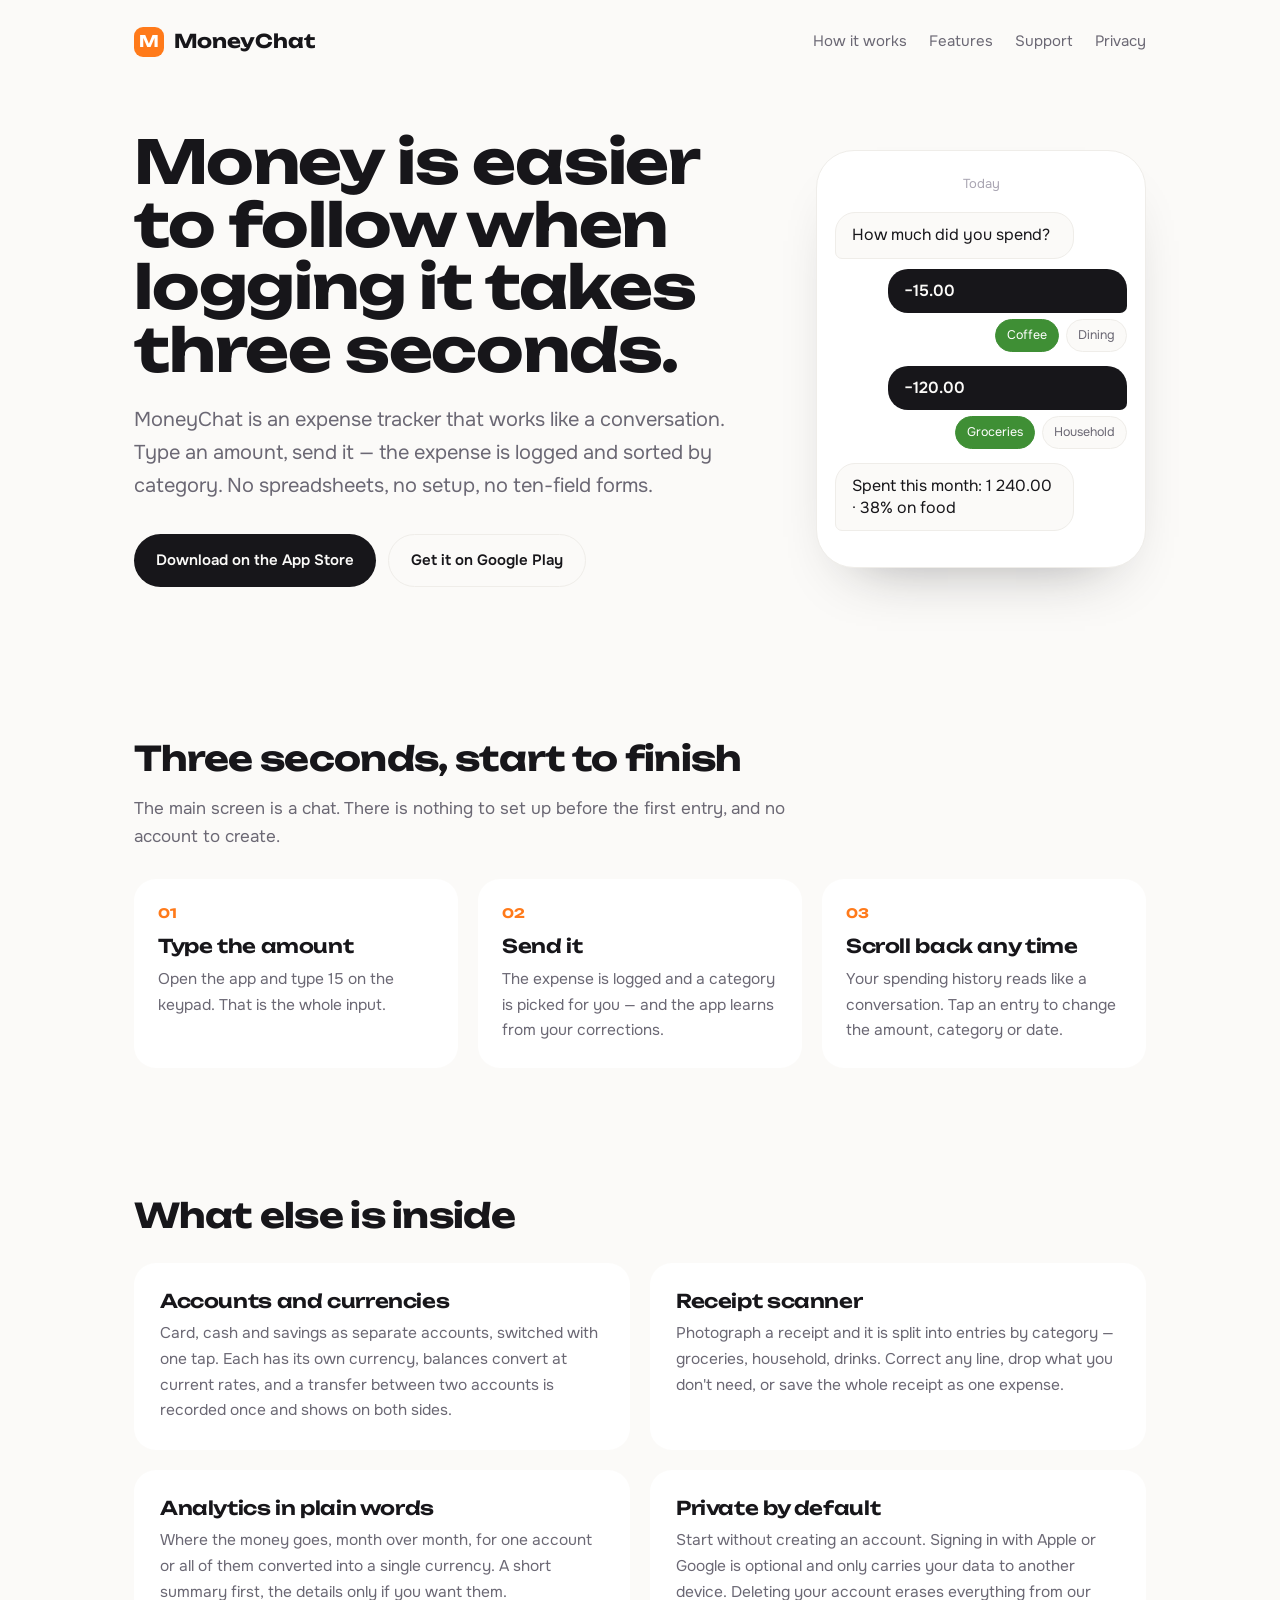
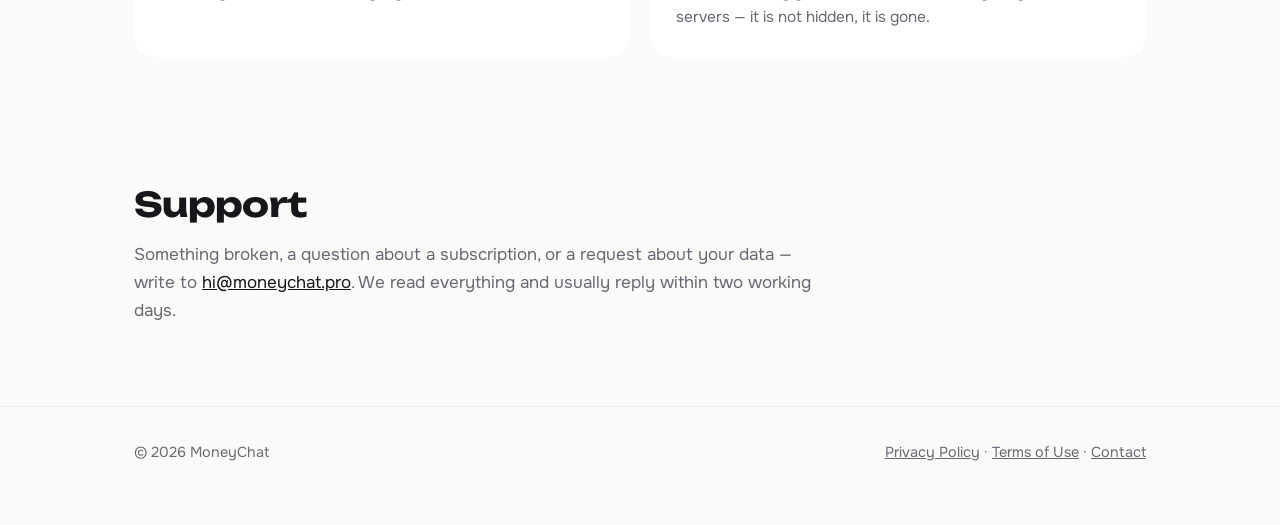
<file: index.html>
<!doctype html>
<html lang="en">
<head>
<meta charset="utf-8">
<meta name="viewport" content="width=device-width,initial-scale=1">
<title>MoneyChat — expense tracking that reads like a chat</title>
<meta name="description" content="MoneyChat is an expense tracker that works like a conversation: type an amount, send it, and it is logged and sorted by category. Accounts in any currency, receipt scanning, clear analytics.">
<meta property="og:title" content="MoneyChat — expense tracking that reads like a chat">
<meta property="og:description" content="Type an amount, send it, done. The category is picked for you.">
<meta property="og:type" content="website">
<link rel="stylesheet" href="https://fonts.googleapis.com/css2?family=Unbounded:wght@600;700&family=Onest:wght@400;500;600&display=swap">
<link rel="stylesheet" href="/styles.css">
</head>
<body>
<div class="wrap">
  <header class="site">
    <a class="logo" href="/"><span class="mark">M</span> MoneyChat</a>
    <nav>
      <a href="#how">How it works</a>
      <a href="#features">Features</a>
      <a href="#support">Support</a>
      <a href="/privacy/">Privacy</a>
    </nav>
  </header>

  <div class="hero">
    <div>
      <h1>Money is easier to follow when logging it takes three seconds.</h1>
      <p class="lede">MoneyChat is an expense tracker that works like a conversation. Type an amount, send it — the expense is logged and sorted by category. No spreadsheets, no setup, no ten-field forms.</p>
      <div class="stores">
        <a class="store" href="https://apps.apple.com/app/id6743059282">Download on the App Store</a>
        <a class="store ghost" href="https://play.google.com/store/apps/details?id=pro.moneychat.app">Get it on Google Play</a>
      </div>
    </div>

    <div class="phone" aria-hidden="true">
      <div class="day">Today</div>
      <div class="bubble them">How much did you spend?</div>
      <div class="bubble me">−15.00</div>
      <div class="tagrow"><span class="tag on">Coffee</span><span class="tag">Dining</span></div>
      <div class="bubble me">−120.00</div>
      <div class="tagrow"><span class="tag on">Groceries</span><span class="tag">Household</span></div>
      <div class="bubble them">Spent this month: 1 240.00 · 38% on food</div>
    </div>
  </div>

  <section id="how">
    <h2>Three seconds, start to finish</h2>
    <p class="quiet">The main screen is a chat. There is nothing to set up before the first entry, and no account to create.</p>
    <div class="steps">
      <div class="step"><div class="n">01</div><h3>Type the amount</h3><p>Open the app and type 15 on the keypad. That is the whole input.</p></div>
      <div class="step"><div class="n">02</div><h3>Send it</h3><p>The expense is logged and a category is picked for you — and the app learns from your corrections.</p></div>
      <div class="step"><div class="n">03</div><h3>Scroll back any time</h3><p>Your spending history reads like a conversation. Tap an entry to change the amount, category or date.</p></div>
    </div>
  </section>

  <section id="features">
    <h2>What else is inside</h2>
    <div class="cards">
      <div class="card">
        <h3>Accounts and currencies</h3>
        <p>Card, cash and savings as separate accounts, switched with one tap. Each has its own currency, balances convert at current rates, and a transfer between two accounts is recorded once and shows on both sides.</p>
      </div>
      <div class="card">
        <h3>Receipt scanner</h3>
        <p>Photograph a receipt and it is split into entries by category — groceries, household, drinks. Correct any line, drop what you don't need, or save the whole receipt as one expense.</p>
      </div>
      <div class="card">
        <h3>Analytics in plain words</h3>
        <p>Where the money goes, month over month, for one account or all of them converted into a single currency. A short summary first, the details only if you want them.</p>
      </div>
      <div class="card">
        <h3>Private by default</h3>
        <p>Start without creating an account. Signing in with Apple or Google is optional and only carries your data to another device. Deleting your account erases everything from our servers — it is not hidden, it is gone.</p>
      </div>
    </div>
  </section>

  <section id="support">
    <h2>Support</h2>
    <p class="quiet">Something broken, a question about a subscription, or a request about your data — write to <a href="mailto:hi@moneychat.pro">hi@moneychat.pro</a>. We read everything and usually reply within two working days.</p>
  </section>
</div>

<footer class="site">
  <div class="wrap row">
    <div>© 2026 MoneyChat</div>
    <div><a href="/privacy/">Privacy Policy</a> · <a href="/terms/">Terms of Use</a> · <a href="mailto:hi@moneychat.pro">Contact</a></div>
  </div>
</footer>
</body>
</html>
</file>
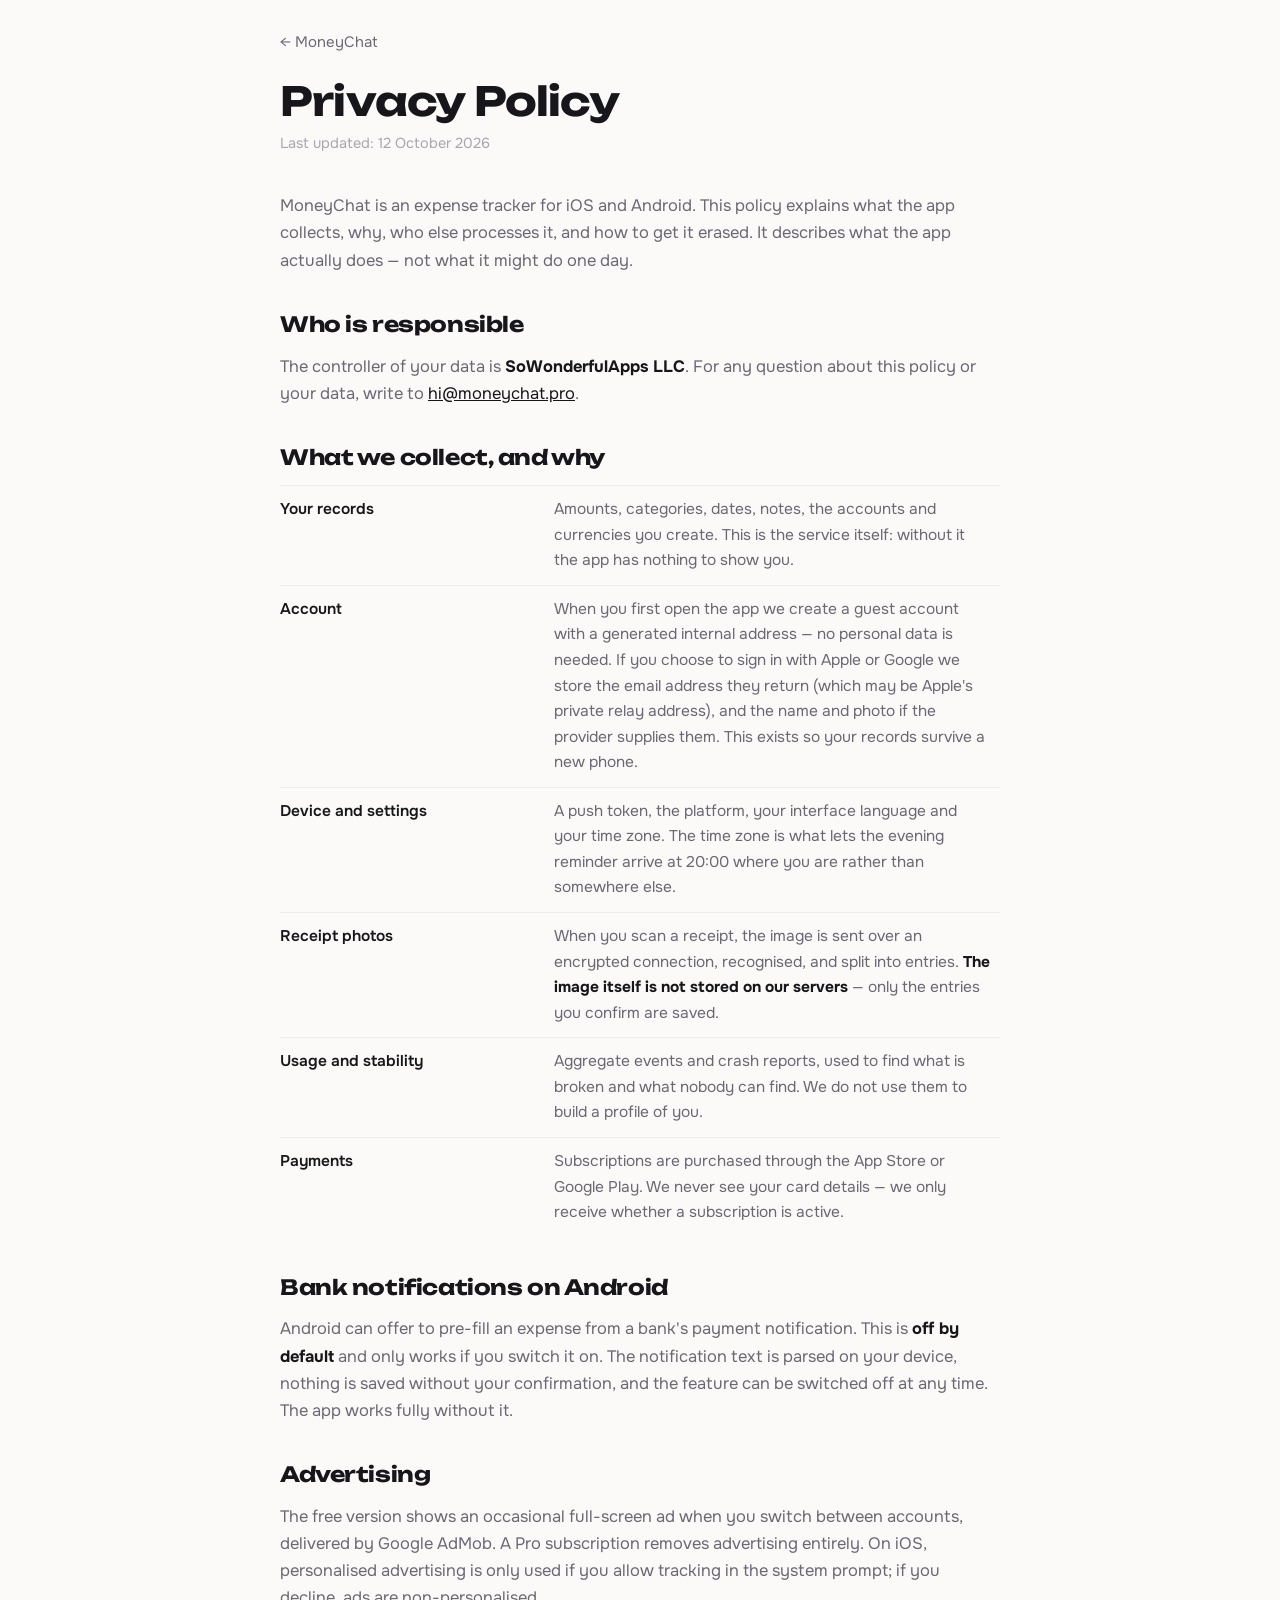
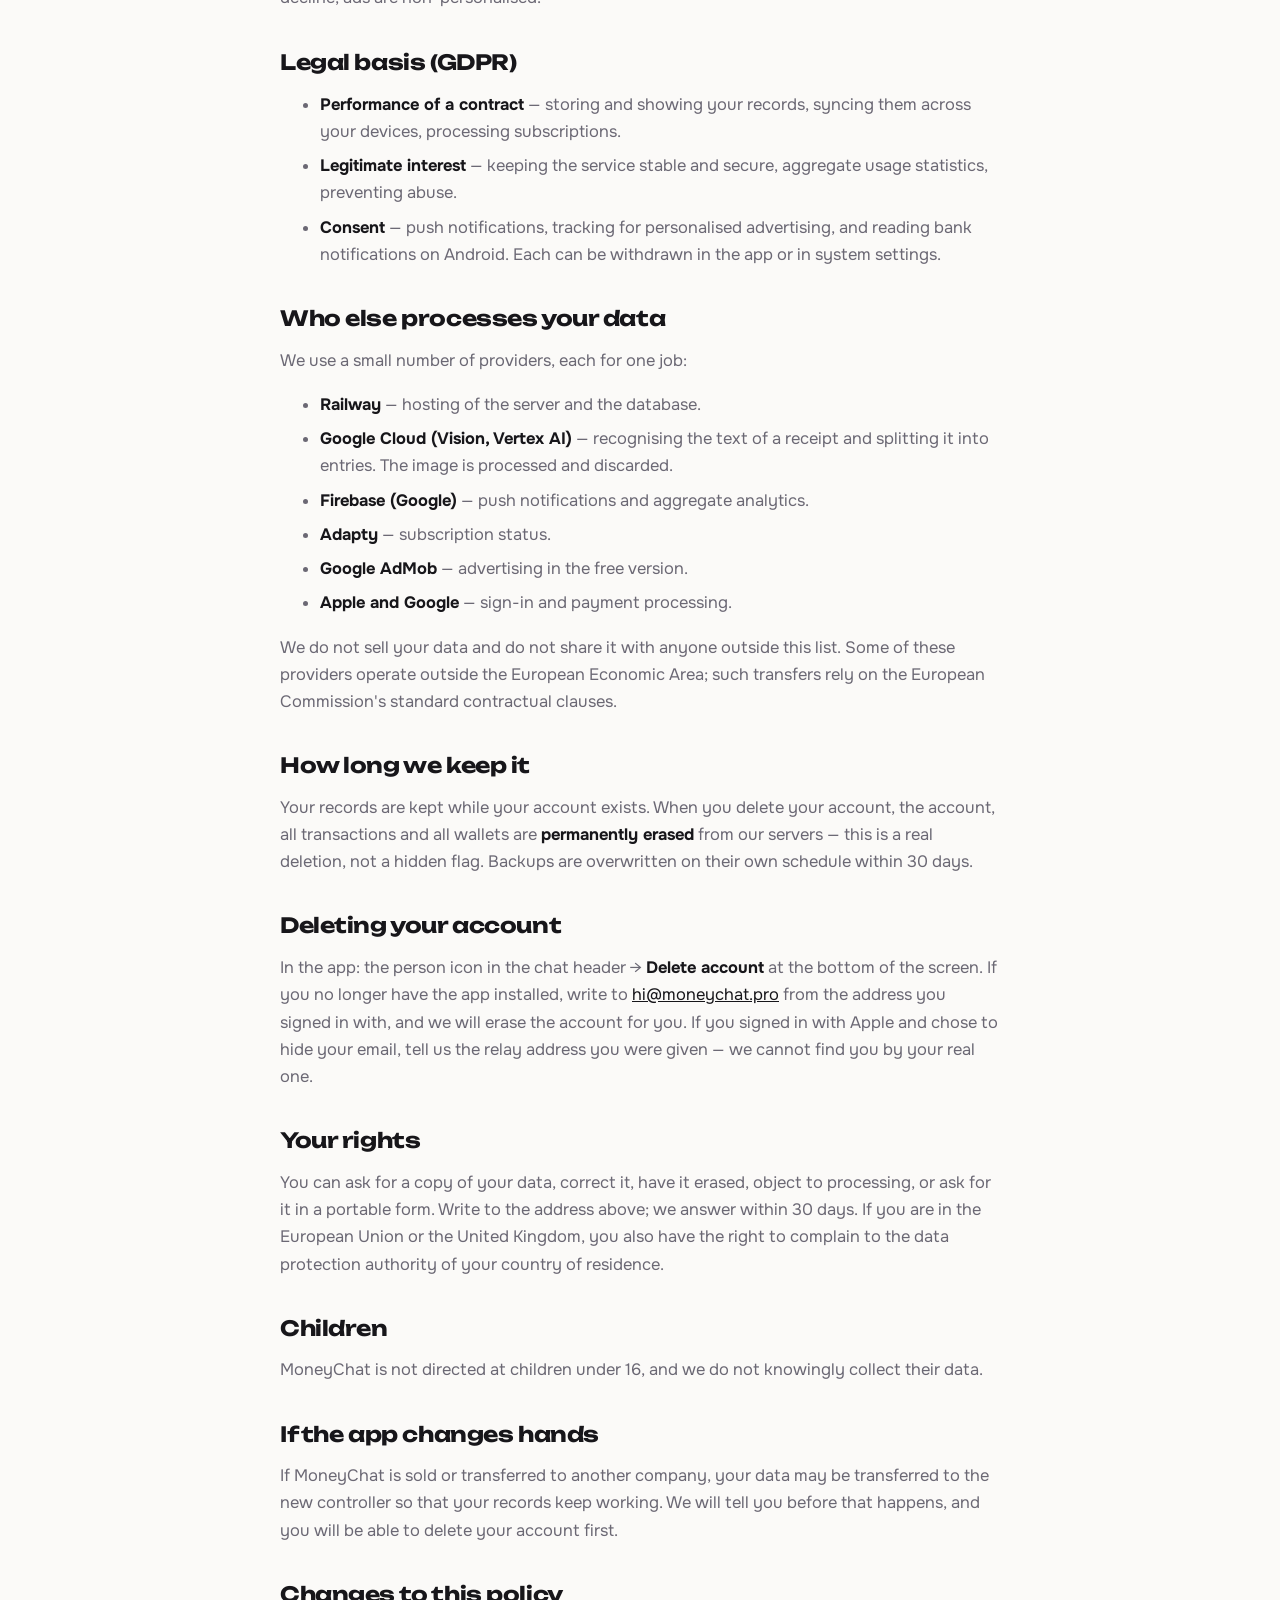
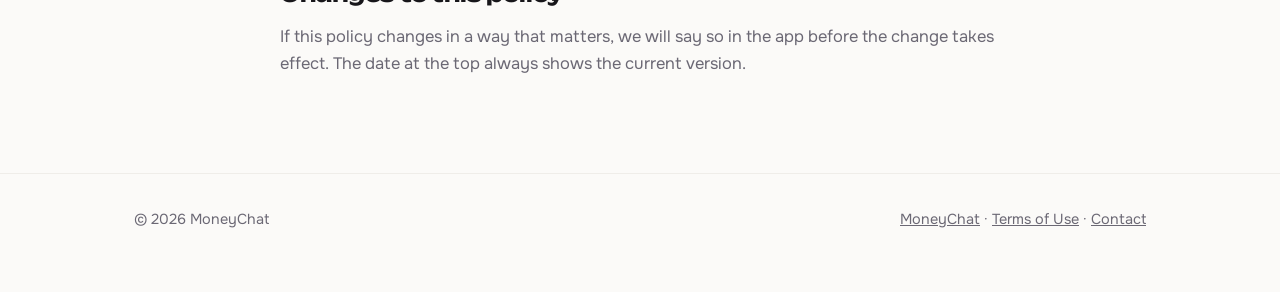
<file: privacy/index.html>
<!doctype html>
<html lang="en">
<head>
<meta charset="utf-8">
<meta name="viewport" content="width=device-width,initial-scale=1">
<title>Privacy Policy — MoneyChat</title>
<meta name="description" content="How MoneyChat handles your data: what is collected, why, who processes it, and how to erase it.">
<link rel="stylesheet" href="https://fonts.googleapis.com/css2?family=Unbounded:wght@600;700&family=Onest:wght@400;500;600&display=swap">
<link rel="stylesheet" href="/styles.css">
</head>
<body>
<div class="wrap narrow doc">
  <a class="back" href="/">← MoneyChat</a>
  <h1>Privacy Policy</h1>
  <p class="updated">Last updated: 12 October 2026</p>

  <p>MoneyChat is an expense tracker for iOS and Android. This policy explains what the app collects, why, who else processes it, and how to get it erased. It describes what the app actually does — not what it might do one day.</p>

  <h2>Who is responsible</h2>
  <p>The controller of your data is <strong>SoWonderfulApps LLC</strong>. For any question about this policy or your data, write to <a href="mailto:hi@moneychat.pro">hi@moneychat.pro</a>.</p>

  <h2>What we collect, and why</h2>
  <table>
    <tr><td>Your records</td><td>Amounts, categories, dates, notes, the accounts and currencies you create. This is the service itself: without it the app has nothing to show you.</td></tr>
    <tr><td>Account</td><td>When you first open the app we create a guest account with a generated internal address — no personal data is needed. If you choose to sign in with Apple or Google we store the email address they return (which may be Apple's private relay address), and the name and photo if the provider supplies them. This exists so your records survive a new phone.</td></tr>
    <tr><td>Device and settings</td><td>A push token, the platform, your interface language and your time zone. The time zone is what lets the evening reminder arrive at 20:00 where you are rather than somewhere else.</td></tr>
    <tr><td>Receipt photos</td><td>When you scan a receipt, the image is sent over an encrypted connection, recognised, and split into entries. <strong>The image itself is not stored on our servers</strong> — only the entries you confirm are saved.</td></tr>
    <tr><td>Usage and stability</td><td>Aggregate events and crash reports, used to find what is broken and what nobody can find. We do not use them to build a profile of you.</td></tr>
    <tr><td>Payments</td><td>Subscriptions are purchased through the App Store or Google Play. We never see your card details — we only receive whether a subscription is active.</td></tr>
  </table>

  <h2>Bank notifications on Android</h2>
  <p>Android can offer to pre-fill an expense from a bank's payment notification. This is <strong>off by default</strong> and only works if you switch it on. The notification text is parsed on your device, nothing is saved without your confirmation, and the feature can be switched off at any time. The app works fully without it.</p>

  <h2>Advertising</h2>
  <p>The free version shows an occasional full-screen ad when you switch between accounts, delivered by Google AdMob. A Pro subscription removes advertising entirely. On iOS, personalised advertising is only used if you allow tracking in the system prompt; if you decline, ads are non-personalised.</p>

  <h2>Legal basis (GDPR)</h2>
  <ul>
    <li><strong>Performance of a contract</strong> — storing and showing your records, syncing them across your devices, processing subscriptions.</li>
    <li><strong>Legitimate interest</strong> — keeping the service stable and secure, aggregate usage statistics, preventing abuse.</li>
    <li><strong>Consent</strong> — push notifications, tracking for personalised advertising, and reading bank notifications on Android. Each can be withdrawn in the app or in system settings.</li>
  </ul>

  <h2>Who else processes your data</h2>
  <p>We use a small number of providers, each for one job:</p>
  <ul>
    <li><strong>Railway</strong> — hosting of the server and the database.</li>
    <li><strong>Google Cloud (Vision, Vertex AI)</strong> — recognising the text of a receipt and splitting it into entries. The image is processed and discarded.</li>
    <li><strong>Firebase (Google)</strong> — push notifications and aggregate analytics.</li>
    <li><strong>Adapty</strong> — subscription status.</li>
    <li><strong>Google AdMob</strong> — advertising in the free version.</li>
    <li><strong>Apple and Google</strong> — sign-in and payment processing.</li>
  </ul>
  <p>We do not sell your data and do not share it with anyone outside this list. Some of these providers operate outside the European Economic Area; such transfers rely on the European Commission's standard contractual clauses.</p>

  <h2>How long we keep it</h2>
  <p>Your records are kept while your account exists. When you delete your account, the account, all transactions and all wallets are <strong>permanently erased</strong> from our servers — this is a real deletion, not a hidden flag. Backups are overwritten on their own schedule within 30 days.</p>

  <h2>Deleting your account</h2>
  <p>In the app: the person icon in the chat header → <strong>Delete account</strong> at the bottom of the screen. If you no longer have the app installed, write to <a href="mailto:hi@moneychat.pro">hi@moneychat.pro</a> from the address you signed in with, and we will erase the account for you. If you signed in with Apple and chose to hide your email, tell us the relay address you were given — we cannot find you by your real one.</p>

  <h2>Your rights</h2>
  <p>You can ask for a copy of your data, correct it, have it erased, object to processing, or ask for it in a portable form. Write to the address above; we answer within 30 days. If you are in the European Union or the United Kingdom, you also have the right to complain to the data protection authority of your country of residence.</p>

  <h2>Children</h2>
  <p>MoneyChat is not directed at children under 16, and we do not knowingly collect their data.</p>

  <h2>If the app changes hands</h2>
  <p>If MoneyChat is sold or transferred to another company, your data may be transferred to the new controller so that your records keep working. We will tell you before that happens, and you will be able to delete your account first.</p>

  <h2>Changes to this policy</h2>
  <p>If this policy changes in a way that matters, we will say so in the app before the change takes effect. The date at the top always shows the current version.</p>
</div>

<footer class="site">
  <div class="wrap row">
    <div>© 2026 MoneyChat</div>
    <div><a href="/">MoneyChat</a> · <a href="/terms/">Terms of Use</a> · <a href="mailto:hi@moneychat.pro">Contact</a></div>
  </div>
</footer>
</body>
</html>
</file>
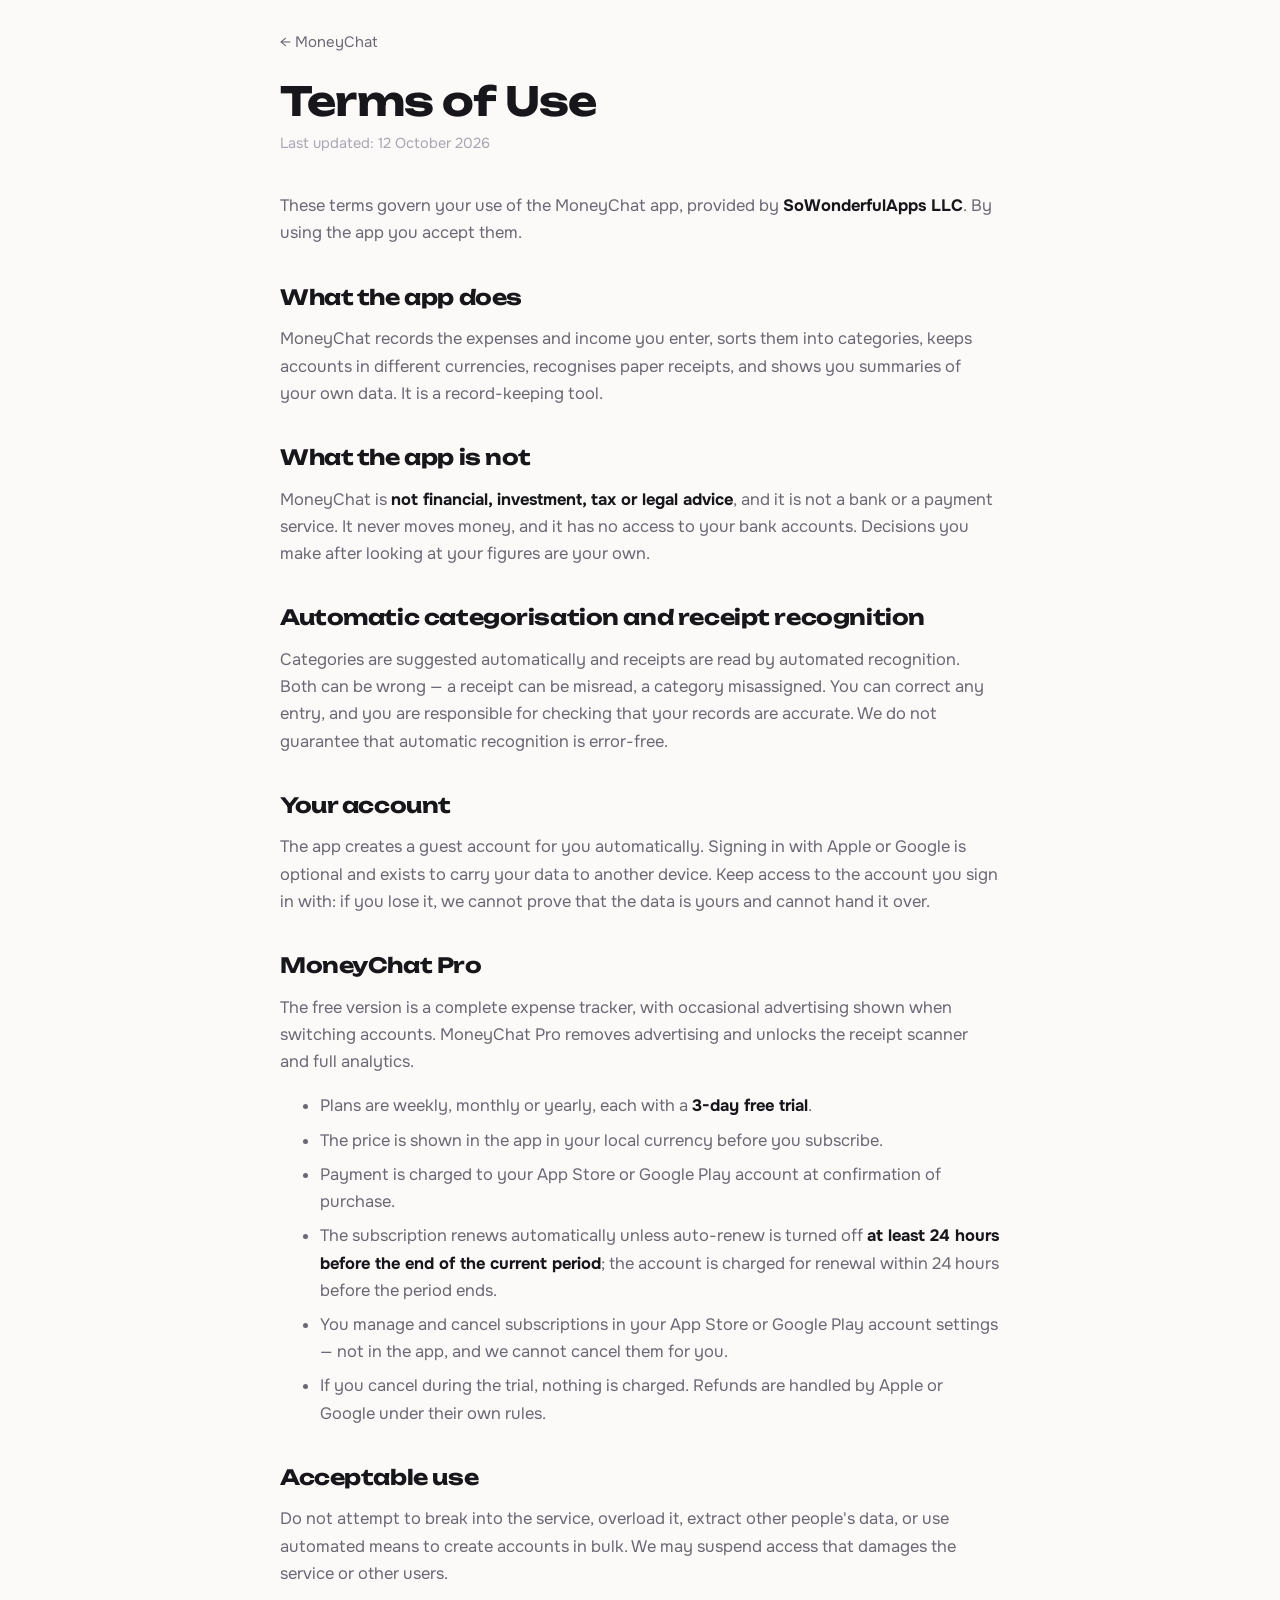
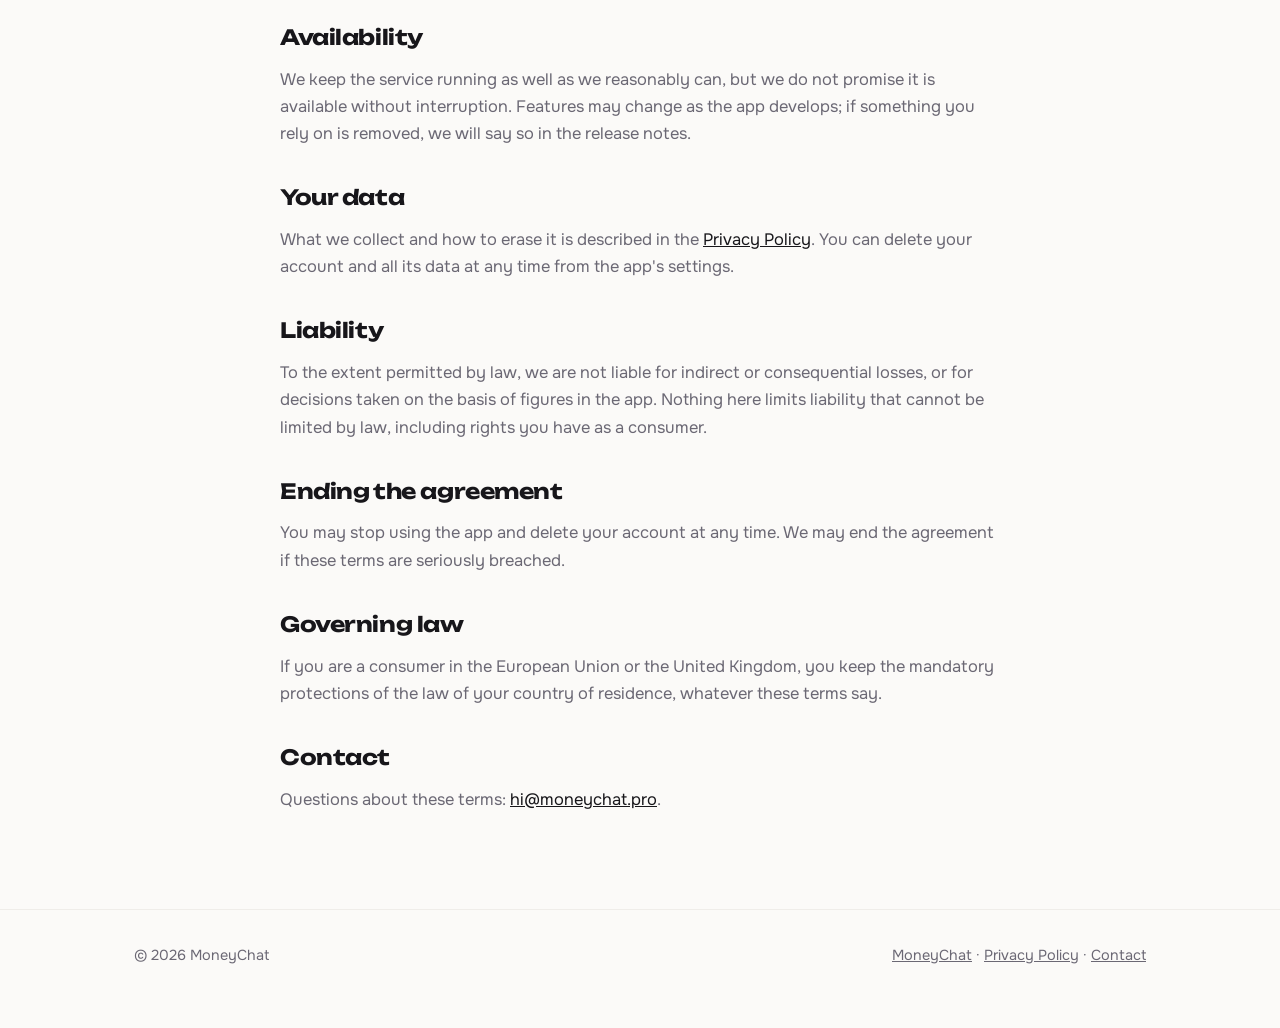
<file: terms/index.html>
<!doctype html>
<html lang="en">
<head>
<meta charset="utf-8">
<meta name="viewport" content="width=device-width,initial-scale=1">
<title>Terms of Use — MoneyChat</title>
<meta name="description" content="The terms you agree to when using MoneyChat, including how the Pro subscription is billed and cancelled.">
<link rel="stylesheet" href="https://fonts.googleapis.com/css2?family=Unbounded:wght@600;700&family=Onest:wght@400;500;600&display=swap">
<link rel="stylesheet" href="/styles.css">
</head>
<body>
<div class="wrap narrow doc">
  <a class="back" href="/">← MoneyChat</a>
  <h1>Terms of Use</h1>
  <p class="updated">Last updated: 12 October 2026</p>

  <p>These terms govern your use of the MoneyChat app, provided by <strong>SoWonderfulApps LLC</strong>. By using the app you accept them.</p>

  <h2>What the app does</h2>
  <p>MoneyChat records the expenses and income you enter, sorts them into categories, keeps accounts in different currencies, recognises paper receipts, and shows you summaries of your own data. It is a record-keeping tool.</p>

  <h2>What the app is not</h2>
  <p>MoneyChat is <strong>not financial, investment, tax or legal advice</strong>, and it is not a bank or a payment service. It never moves money, and it has no access to your bank accounts. Decisions you make after looking at your figures are your own.</p>

  <h2>Automatic categorisation and receipt recognition</h2>
  <p>Categories are suggested automatically and receipts are read by automated recognition. Both can be wrong — a receipt can be misread, a category misassigned. You can correct any entry, and you are responsible for checking that your records are accurate. We do not guarantee that automatic recognition is error-free.</p>

  <h2>Your account</h2>
  <p>The app creates a guest account for you automatically. Signing in with Apple or Google is optional and exists to carry your data to another device. Keep access to the account you sign in with: if you lose it, we cannot prove that the data is yours and cannot hand it over.</p>

  <h2>MoneyChat Pro</h2>
  <p>The free version is a complete expense tracker, with occasional advertising shown when switching accounts. MoneyChat Pro removes advertising and unlocks the receipt scanner and full analytics.</p>
  <ul>
    <li>Plans are weekly, monthly or yearly, each with a <strong>3-day free trial</strong>.</li>
    <li>The price is shown in the app in your local currency before you subscribe.</li>
    <li>Payment is charged to your App Store or Google Play account at confirmation of purchase.</li>
    <li>The subscription renews automatically unless auto-renew is turned off <strong>at least 24 hours before the end of the current period</strong>; the account is charged for renewal within 24 hours before the period ends.</li>
    <li>You manage and cancel subscriptions in your App Store or Google Play account settings — not in the app, and we cannot cancel them for you.</li>
    <li>If you cancel during the trial, nothing is charged. Refunds are handled by Apple or Google under their own rules.</li>
  </ul>

  <h2>Acceptable use</h2>
  <p>Do not attempt to break into the service, overload it, extract other people's data, or use automated means to create accounts in bulk. We may suspend access that damages the service or other users.</p>

  <h2>Availability</h2>
  <p>We keep the service running as well as we reasonably can, but we do not promise it is available without interruption. Features may change as the app develops; if something you rely on is removed, we will say so in the release notes.</p>

  <h2>Your data</h2>
  <p>What we collect and how to erase it is described in the <a href="/privacy/">Privacy Policy</a>. You can delete your account and all its data at any time from the app's settings.</p>

  <h2>Liability</h2>
  <p>To the extent permitted by law, we are not liable for indirect or consequential losses, or for decisions taken on the basis of figures in the app. Nothing here limits liability that cannot be limited by law, including rights you have as a consumer.</p>

  <h2>Ending the agreement</h2>
  <p>You may stop using the app and delete your account at any time. We may end the agreement if these terms are seriously breached.</p>

  <h2>Governing law</h2>
  <p>If you are a consumer in the European Union or the United Kingdom, you keep the mandatory protections of the law of your country of residence, whatever these terms say.</p>

  <h2>Contact</h2>
  <p>Questions about these terms: <a href="mailto:hi@moneychat.pro">hi@moneychat.pro</a>.</p>
</div>

<footer class="site">
  <div class="wrap row">
    <div>© 2026 MoneyChat</div>
    <div><a href="/">MoneyChat</a> · <a href="/privacy/">Privacy Policy</a> · <a href="mailto:hi@moneychat.pro">Contact</a></div>
  </div>
</footer>
</body>
</html>
</file>
<file: styles.css>
/* Оформление повторяет приложение: та же палитра, та же пара шрифтов. */
:root{
  --ground:#FBFAF8; --surface:#FFFFFF; --ink:#17161A; --ink-2:#6B6874; --ink-3:#A9A5B2;
  --line:#EFEDE9; --accent:#3F8F35; --brand:#FF7A1A;
  --radius:22px;
}
@media (prefers-color-scheme: dark){
  :root{
    --ground:#121215; --surface:#1C1B20; --ink:#F4F2F7; --ink-2:#B6B2BE; --ink-3:#6E6A78;
    --line:#2A2830; --accent:#7BD16A; --brand:#FF8A3A;
  }
}
*{box-sizing:border-box}
html{scroll-behavior:smooth}
body{
  margin:0; background:var(--ground); color:var(--ink);
  font:17px/1.65 Onest,system-ui,-apple-system,"Segoe UI",sans-serif;
  -webkit-font-smoothing:antialiased;
}
.wrap{max-width:1060px;margin:0 auto;padding:0 24px}
.narrow{max-width:720px}
a{color:var(--ink)}
h1,h2,h3{font-family:Unbounded,system-ui,sans-serif;letter-spacing:-.02em;text-wrap:balance;margin:0}
h1{font-size:clamp(34px,6vw,60px);line-height:1.04;font-weight:700}
h2{font-size:clamp(24px,3.4vw,34px);line-height:1.15;font-weight:700;margin:0 0 16px}
h3{font-size:19px;line-height:1.3;font-weight:600;margin:0 0 8px}

header.site{display:flex;align-items:center;justify-content:space-between;padding:26px 0}
.logo{display:flex;align-items:center;gap:10px;font-family:Unbounded,sans-serif;font-weight:700;font-size:19px;text-decoration:none}
.mark{width:30px;height:30px;border-radius:9px;background:var(--brand);display:grid;place-items:center;color:#fff;font-size:16px;font-weight:700}
header.site nav{display:flex;gap:22px;font-size:15px}
header.site nav a{color:var(--ink-2);text-decoration:none}
header.site nav a:hover{color:var(--ink)}

.hero{display:grid;grid-template-columns:minmax(0,1fr) 330px;gap:64px;align-items:center;padding:48px 0 88px}
.hero p.lede{font-size:20px;color:var(--ink-2);max-width:46ch;margin:22px 0 32px}
.stores{display:flex;gap:12px;flex-wrap:wrap}
.store{display:inline-flex;align-items:center;gap:10px;padding:13px 22px;border-radius:999px;
  background:var(--ink);color:var(--ground);text-decoration:none;font-weight:600;font-size:15px}
.store.ghost{background:transparent;color:var(--ink);border:1px solid var(--line)}
.store:hover{opacity:.88}

/* Телефон в герое — не картинка, а разметка: чёткий на любом экране */
.phone{background:var(--surface);border:1px solid var(--line);border-radius:38px;padding:22px 18px 26px;
  box-shadow:0 30px 60px -40px rgba(23,22,26,.45)}
.phone .day{text-align:center;font-size:13px;color:var(--ink-3);margin-bottom:18px}
.bubble{max-width:82%;padding:11px 16px;border-radius:20px;margin:0 0 10px;font-size:16px;line-height:1.4}
.bubble.them{background:var(--ground);border:1px solid var(--line);border-bottom-left-radius:7px}
.bubble.me{background:var(--ink);color:var(--ground);margin-left:auto;border-bottom-right-radius:7px;font-weight:600}
.tagrow{display:flex;gap:7px;justify-content:flex-end;margin:-4px 0 14px}
.tag{font-size:12.5px;padding:5px 11px;border-radius:999px;background:var(--ground);border:1px solid var(--line);color:var(--ink-2)}
.tag.on{background:var(--accent);border-color:var(--accent);color:#fff}

section{padding:64px 0}
.steps{display:grid;grid-template-columns:repeat(3,1fr);gap:20px;margin-top:28px}
.step{background:var(--surface);border-radius:var(--radius);padding:24px}
.step .n{font-family:Unbounded,sans-serif;font-size:13px;color:var(--brand);font-weight:700;margin-bottom:10px}
.step p{margin:0;color:var(--ink-2);font-size:15.5px}
.cards{display:grid;grid-template-columns:repeat(2,1fr);gap:20px;margin-top:28px}
.card{background:var(--surface);border-radius:var(--radius);padding:26px}
.card p{margin:0;color:var(--ink-2);font-size:15.5px}

.quiet{color:var(--ink-2);max-width:62ch}
footer.site{border-top:1px solid var(--line);padding:34px 0 60px;color:var(--ink-2);font-size:14.5px}
footer.site .row{display:flex;justify-content:space-between;gap:24px;flex-wrap:wrap}
footer.site a{color:var(--ink-2)}

/* Правовые страницы */
.doc{padding:28px 0 80px}
.doc h1{font-size:clamp(28px,4vw,40px);margin-bottom:10px}
.doc .updated{color:var(--ink-3);font-size:14.5px;margin:0 0 36px}
.doc h2{font-size:21px;margin:38px 0 12px}
.doc p,.doc li{color:var(--ink-2);font-size:16.5px}
.doc li{margin-bottom:7px}
.doc strong{color:var(--ink)}
.doc table{width:100%;border-collapse:collapse;margin:16px 0;font-size:15.5px}
.doc td{border-top:1px solid var(--line);padding:11px 10px 11px 0;color:var(--ink-2);vertical-align:top}
.doc td:first-child{color:var(--ink);font-weight:600;width:38%}
.back{display:inline-block;margin-bottom:26px;color:var(--ink-2);text-decoration:none;font-size:15px}

@media (max-width:900px){
  .hero{grid-template-columns:minmax(0,1fr);gap:40px;padding:28px 0 60px}
  .phone{max-width:330px}
  .steps,.cards{grid-template-columns:minmax(0,1fr)}
  header.site nav{display:none}
}
</file>
